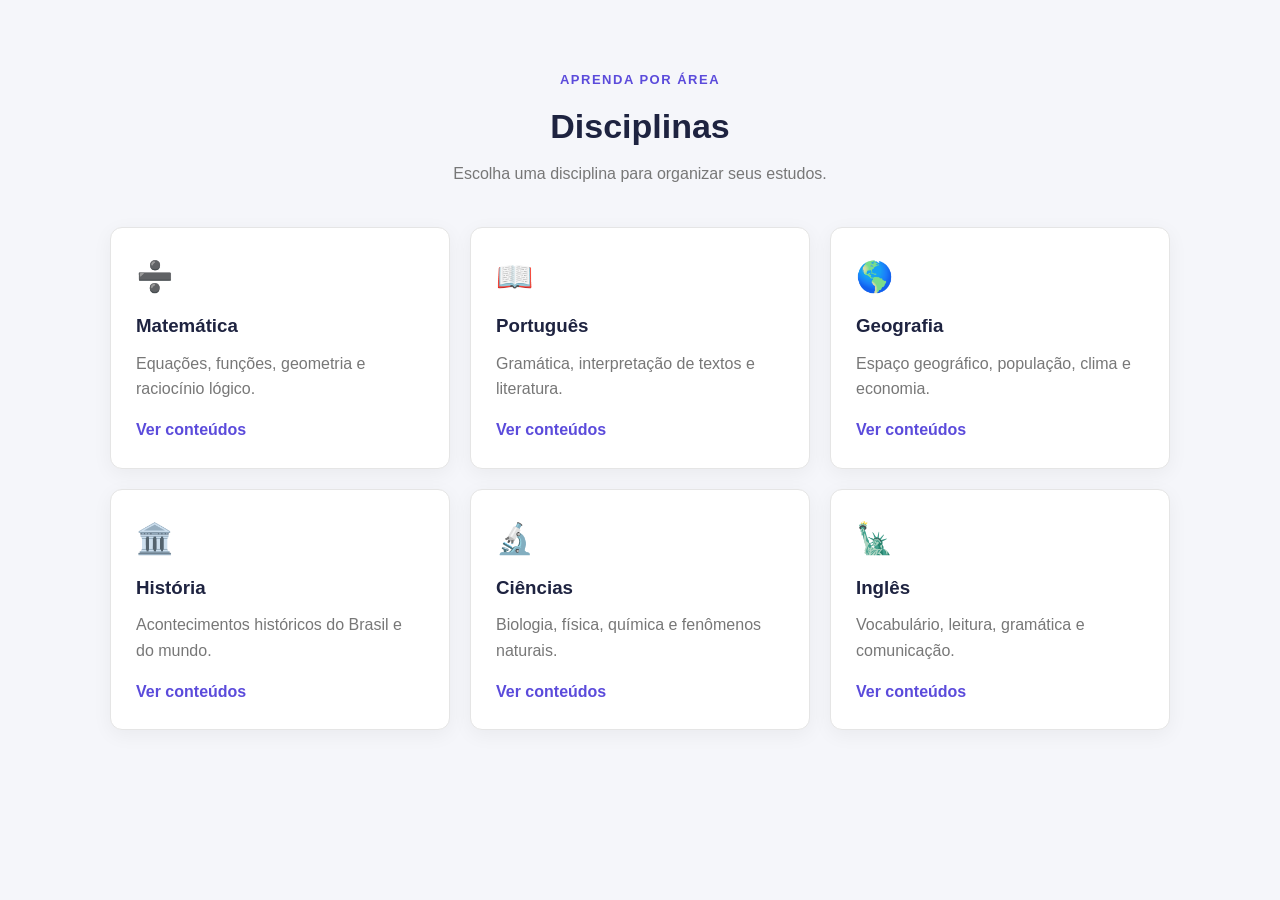
<file: disciplinas.html>
<!DOCTYPE html>
<html lang="pt-BR">
<head>
    <meta charset="UTF-8">
    <meta name="viewport" content="width=device-width, initial-scale=1.0">
     <link rel="stylesheet" href="style.css" />
    <title>Disciplinas</title>
</head>
<body>
     <section id="disciplinas">
        <header>
          <p>APRENDA POR ÁREA</p>

          <h2>Disciplinas</h2>

          <p>Escolha uma disciplina para organizar seus estudos.</p>
        </header>

        <div>
          <article>
            <span>➗</span>

            <h3>Matemática</h3>

            <p>Equações, funções, geometria e raciocínio lógico.</p>

            <a href="/conteudos/Matemática.html"> Ver conteúdos </a>
          </article>

          <article>
            <span>📖</span>

            <h3>Português</h3>

            <p>Gramática, interpretação de textos e literatura.</p>

            <a href="/conteudos/Português.html"> Ver conteúdos </a>
          </article>

          <article>
            <span>🌎</span>

            <h3>Geografia</h3>

            <p>Espaço geográfico, população, clima e economia.</p>

            <a href="/conteudos/Geográfia.html"> Ver conteúdos </a>
          </article>

          <article>
            <span>🏛️</span>

            <h3>História</h3>

            <p>Acontecimentos históricos do Brasil e do mundo.</p>

            <a href="/conteudos/História.html"> Ver conteúdos </a>
          </article>

          <article>
            <span>🔬</span>

            <h3>Ciências</h3>

            <p>Biologia, física, química e fenômenos naturais.</p>

            <a href="/conteudos/Ciências.html"> Ver conteúdos </a>
          </article>

          <article>
            <span>🗽</span>

            <h3>Inglês</h3>

            <p>Vocabulário, leitura, gramática e comunicação.</p>

            <a href="/conteudos/Inglês.html"> Ver conteúdos </a>
          </article>
        </div>
      </section>
    
</body>
</html>
</file>
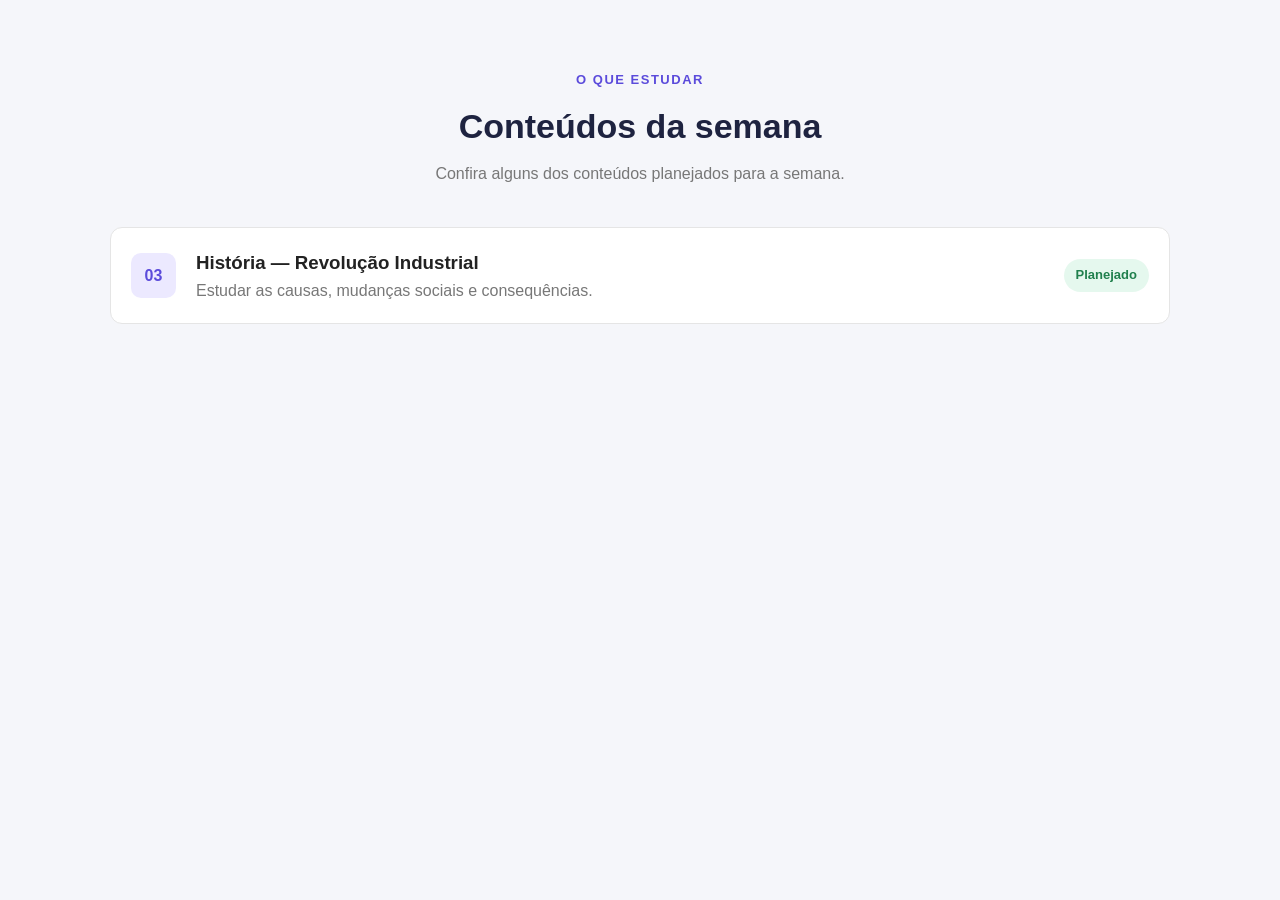
<file: conteudos/História.html>
<!DOCTYPE html>
<html lang="pt-BR">
<head>
    <meta charset="UTF-8">
    <meta name="viewport" content="width=device-width, initial-scale=1.0">
    <link rel="stylesheet" href="../style.css" />
    <title>História</title>
</head>
<body>
      <section id="conteudos">

            <header>
                <p>O QUE ESTUDAR</p>

                <h2>Conteúdos da semana</h2>

                <p>
                    Confira alguns dos conteúdos planejados para a semana.
                </p>
            </header>



                <article>
                    <span>03</span>

                    <div>
                        <h3>
                            História — Revolução Industrial
                        </h3>

                        <p>
                            Estudar as causas, mudanças sociais e consequências.
                        </p>
                    </div>

                    <span>Planejado</span>
                </article>

            </div>

        </section>
</body>
</html>
</file>
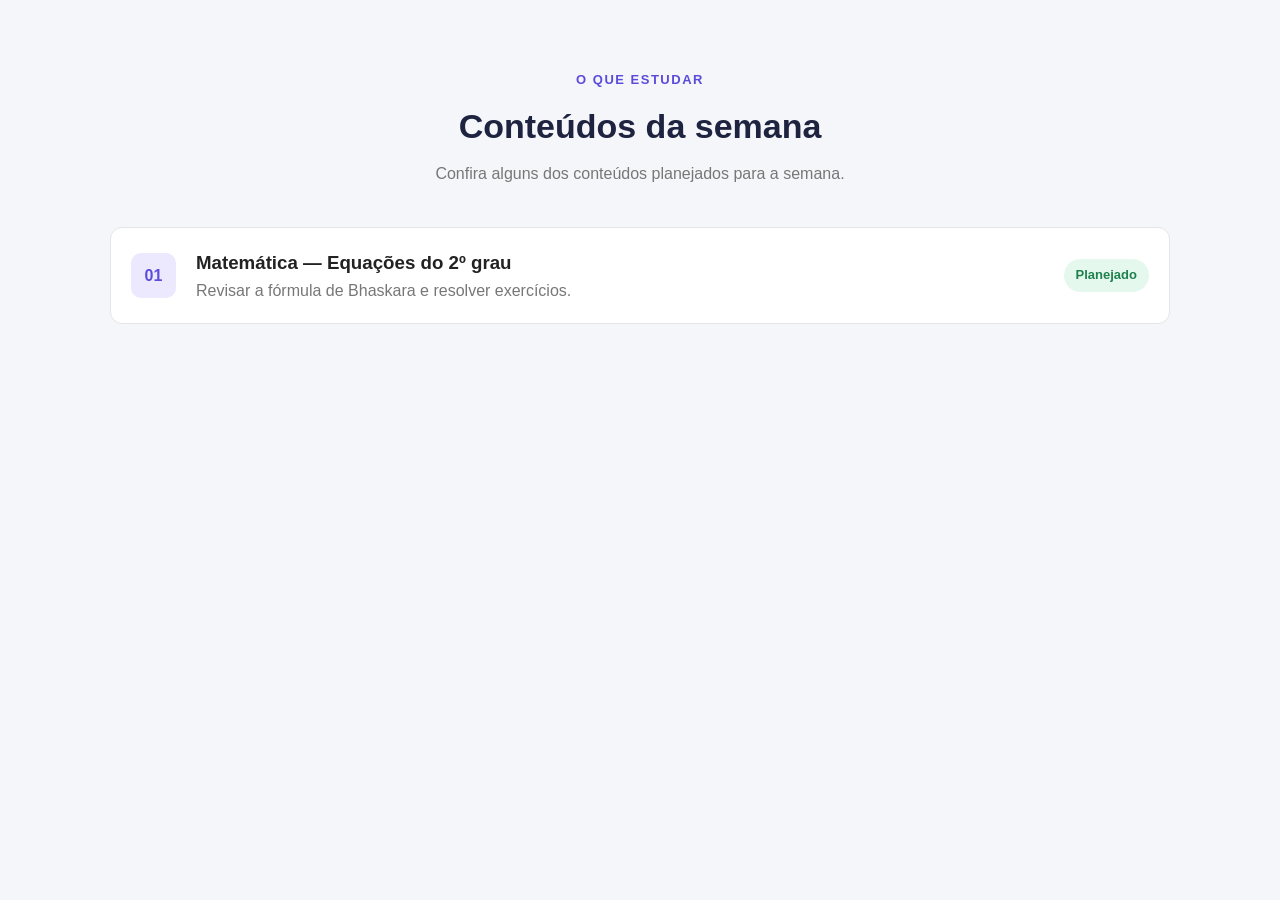
<file: conteudos/Matemática.html>
<!DOCTYPE html>
<html lang="pt-BR">
<head>
    <meta charset="UTF-8">
    <meta name="viewport" content="width=device-width, initial-scale=1.0">
   <link rel="stylesheet" href="../style.css" />
    <title>Matemática</title>
</head>
<body>
   <section id="conteudos">

            <header>
                <p>O QUE ESTUDAR</p>

                <h2>Conteúdos da semana</h2>

                <p>
                    Confira alguns dos conteúdos planejados para a semana.
                </p>
            </header>


            <div>

                <article>
                    <span>01</span>

                    <div>
                        <h3>
                            Matemática — Equações do 2º grau
                        </h3>

                        <p>
                            Revisar a fórmula de Bhaskara e resolver exercícios.
                        </p>
                    </div>

                    <span>Planejado</span>
                </article>

</body>
</html>
</file>
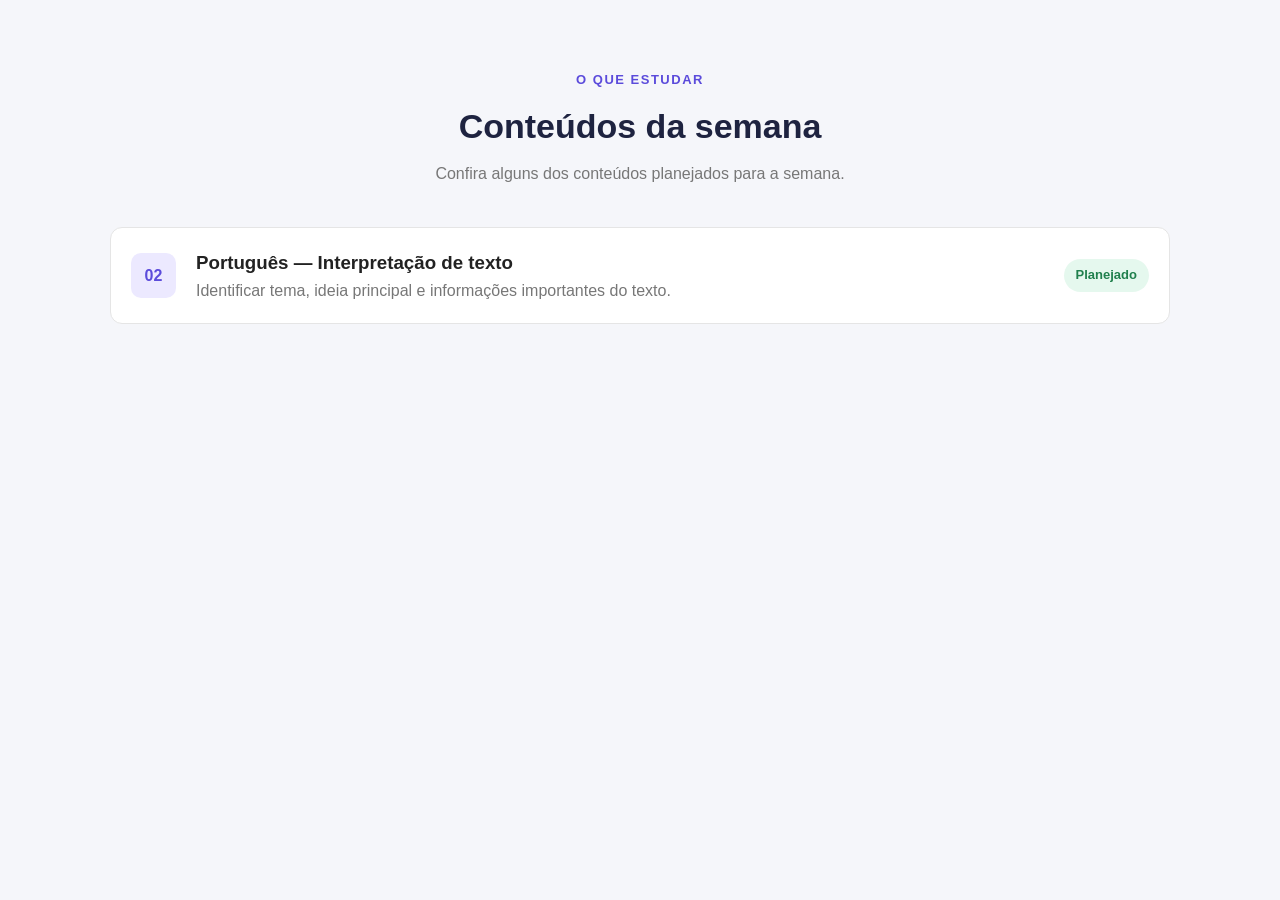
<file: conteudos/Português.html>
<!DOCTYPE html>
<html lang="pt-BR">
<head>
    <meta charset="UTF-8">
    <meta name="viewport" content="width=device-width, initial-scale=1.0">
     <link rel="stylesheet" href="../style.css" />
    <title>Português</title>
</head>
<body>
     <section id="conteudos">

            <header>
                <p>O QUE ESTUDAR</p>

                <h2>Conteúdos da semana</h2>

                <p>
                    Confira alguns dos conteúdos planejados para a semana.
                </p>
            </header>


            <div>

                <article>
                    <span>02</span>

                    <div>
                        <h3>
                            Português — Interpretação de texto
                        </h3>

                        <p>
                            Identificar tema, ideia principal e informações
                            importantes do texto.
                        </p>
                    </div>

                    <span>Planejado</span>
                </article>
</body>
</html>
</file>
<file: style.css>
* {
    margin: 0;
    padding: 0;
    box-sizing: border-box;
}

html {
    scroll-behavior: smooth;
}

body {
    font-family: Arial, sans-serif;
    background-color: #f5f6fa;
    color: #222;
    line-height: 1.6;
}

a {
    text-decoration: none;
    color: inherit;
}

section {
    max-width: 1100px;
    margin: 0 auto;
    padding: 70px 20px;
}



header {
    background-color: white;
}

body > header {
    position: sticky;
    top: 0;
    z-index: 100;
    border-bottom: 1px solid #e5e5e5;
}

body > header nav {
    max-width: 1100px;
    min-height: 70px;
    margin: auto;
    padding: 0 20px;

    display: flex;
    align-items: center;
    justify-content: space-between;
}

.logo {
    color: #5b4bdb;
    font-size: 24px;
    font-weight: bold;
}

body > header ul {
    list-style: none;

    display: flex;
    gap: 25px;
}

body > header li a {
    color: #555;
    font-weight: bold;
    transition: 0.3s;
}

body > header li a:hover {
    color: #5b4bdb;
}



#inicio {
    max-width: 1100px;
    min-height: 500px;

    display: grid;
    grid-template-columns: 1fr 1fr;
    align-items: center;
    gap: 50px;
}

#inicio > div:first-child > p:first-child {
    color: #5b4bdb;
    font-size: 14px;
    font-weight: bold;
    letter-spacing: 2px;
    margin-bottom: 10px;
}

#inicio h1 {
    color: #1e2340;
    font-size: 48px;
    line-height: 1.1;
    margin-bottom: 20px;
}

#inicio > div:first-child > p:not(:first-child) {
    color: #666;
    font-size: 18px;
    margin-bottom: 30px;
}

#inicio a {
    display: inline-block;
    background-color: #5b4bdb;
    color: white;

    padding: 13px 25px;
    border-radius: 8px;

    font-weight: bold;

    transition: 0.3s;
}

#inicio a:hover {
    background-color: #4335b5;
    transform: translateY(-2px);
}

#inicio img {
    width: 100%;
    max-height: 380px;
    object-fit: cover;

    border-radius: 20px;
    box-shadow: 0 10px 30px rgba(0, 0, 0, 0.12);
}



section > header {
    background: transparent;
    text-align: center;
    margin-bottom: 40px;
}

section > header p:first-child {
    color: #5b4bdb;
    font-size: 13px;
    font-weight: bold;
    letter-spacing: 1.5px;
}

section > header h2 {
    color: #1e2340;
    font-size: 34px;
    margin: 8px 0;
}

section > header p:last-child {
    color: #777;
}



#disciplinas {
    max-width: 1100px;
}

#disciplinas > div {
    display: grid;
    grid-template-columns: repeat(3, 1fr);
    gap: 20px;
}

#disciplinas article {
    background-color: white;

    padding: 25px;
    border: 1px solid #e5e5e5;
    border-radius: 12px;

    box-shadow: 0 5px 20px rgba(0, 0, 0, 0.05);

    transition: 0.3s;
}

#disciplinas article:hover {
    transform: translateY(-5px);
    border-color: #5b4bdb;
    box-shadow: 0 10px 25px rgba(91, 75, 219, 0.15);
}

#disciplinas article > span {
    font-size: 30px;
}

#disciplinas h3 {
    margin: 10px 0;
    color: #1e2340;
}

#disciplinas article p {
    color: #777;
    margin-bottom: 15px;
}

#disciplinas article a {
    color: #5b4bdb;
    font-weight: bold;
    transition: 0.3s;
}

#disciplinas article a:hover {
    color: #34269d;
}



#conteudos {
    max-width: 1100px;
}

#conteudos > div {
    display: flex;
    flex-direction: column;
    gap: 15px;
}

#conteudos article {
    background-color: white;

    display: flex;
    align-items: center;
    gap: 20px;

    padding: 20px;
    border-radius: 12px;
    border: 1px solid #e5e5e5;

    transition: 0.3s;
}

#conteudos article:hover {
    transform: translateX(5px);
    box-shadow: 0 8px 20px rgba(0, 0, 0, 0.08);
}

#conteudos article > span:first-child {
    min-width: 45px;
    height: 45px;

    display: flex;
    align-items: center;
    justify-content: center;

    background-color: #ece9ff;
    color: #5b4bdb;

    border-radius: 10px;
    font-weight: bold;
}

#conteudos article h3 {
    color: #222;
}

#conteudos article p {
    color: #777;
}

#conteudos article > span:last-child {
    margin-left: auto;

    background-color: #e5f8ee;
    color: #20804d;

    padding: 6px 12px;
    border-radius: 20px;

    font-size: 13px;
    font-weight: bold;
}



#cronograma {
    max-width: 1100px;
}

#cronograma > div {
    overflow-x: auto;
}

table {
    width: 100%;
    border-collapse: collapse;
    background-color: white;

    border-radius: 12px;
    overflow: hidden;

    box-shadow: 0 5px 20px rgba(0, 0, 0, 0.05);
}

th {
    background-color: #5b4bdb;
    color: white;

    padding: 16px;
    text-align: left;
}

td {
    padding: 15px;
    border-bottom: 1px solid #eee;
}

tbody tr:hover {
    background-color: #f3f1ff;
}

tbody tr:last-child td {
    border-bottom: none;
}

#dicas {
    max-width: 1100px;
}

#dicas > div {
    display: grid;
    grid-template-columns: repeat(4, 1fr);
    gap: 20px;
}

#dicas article {
    background-color: white;

    padding: 25px;

    border-radius: 12px;
    border: 1px solid #e5e5e5;

    transition: 0.3s;
}



#dicas article:hover {
    transform: translateY(-5px);
    box-shadow: 0 10px 25px rgba(91, 75, 219, 0.12);
}

#dicas article > span {
    font-size: 30px;
}

#dicas h3 {
    margin: 12px 0;
    color: #1e2340;
}

#dicas article p {
    color: #777;
}

footer {
    background-color: #1e2340;
    color: white;

    padding: 40px 20px;
    margin-top: 30px;

    display: flex;
    justify-content: space-around;
    align-items: center;
    gap: 30px;
}

footer h2 {
    color: white;
    margin-bottom: 8px;
}

footer p {
    color: #c5c8d5;
}

footer nav {
    display: flex;
    gap: 20px;
}

footer nav a {
    color: #dfe1eb;
    transition: 0.3s;
}

footer nav a:hover {
    color: #9e94ff;
}



@media (max-width: 800px) {

    body > header nav {
        flex-direction: column;
        padding: 15px;
        gap: 12px;
    }

    body > header ul {
        flex-wrap: wrap;
        justify-content: center;
        gap: 15px;
    }

    #inicio {
        grid-template-columns: 1fr;
        text-align: center;
    }

    #inicio h1 {
        font-size: 38px;
    }

    #disciplinas > div {
        grid-template-columns: repeat(2, 1fr);
    }

    #dicas > div {
        grid-template-columns: repeat(2, 1fr);
    }

    footer {
        flex-direction: column;
        text-align: center;
    }

    footer nav {
        flex-wrap: wrap;
        justify-content: center;
    }
}



@media (max-width: 500px) {

    section {
        padding: 50px 15px;
    }

    #inicio h1 {
        font-size: 32px;
    }

    #disciplinas > div,
    #dicas > div {
        grid-template-columns: 1fr;
    }

    #conteudos article {
        align-items: flex-start;
        flex-wrap: wrap;
    }

    #conteudos article > span:last-child {
        margin-left: 0;
    }

    table {
        font-size: 14px;
    }
}
</file>
